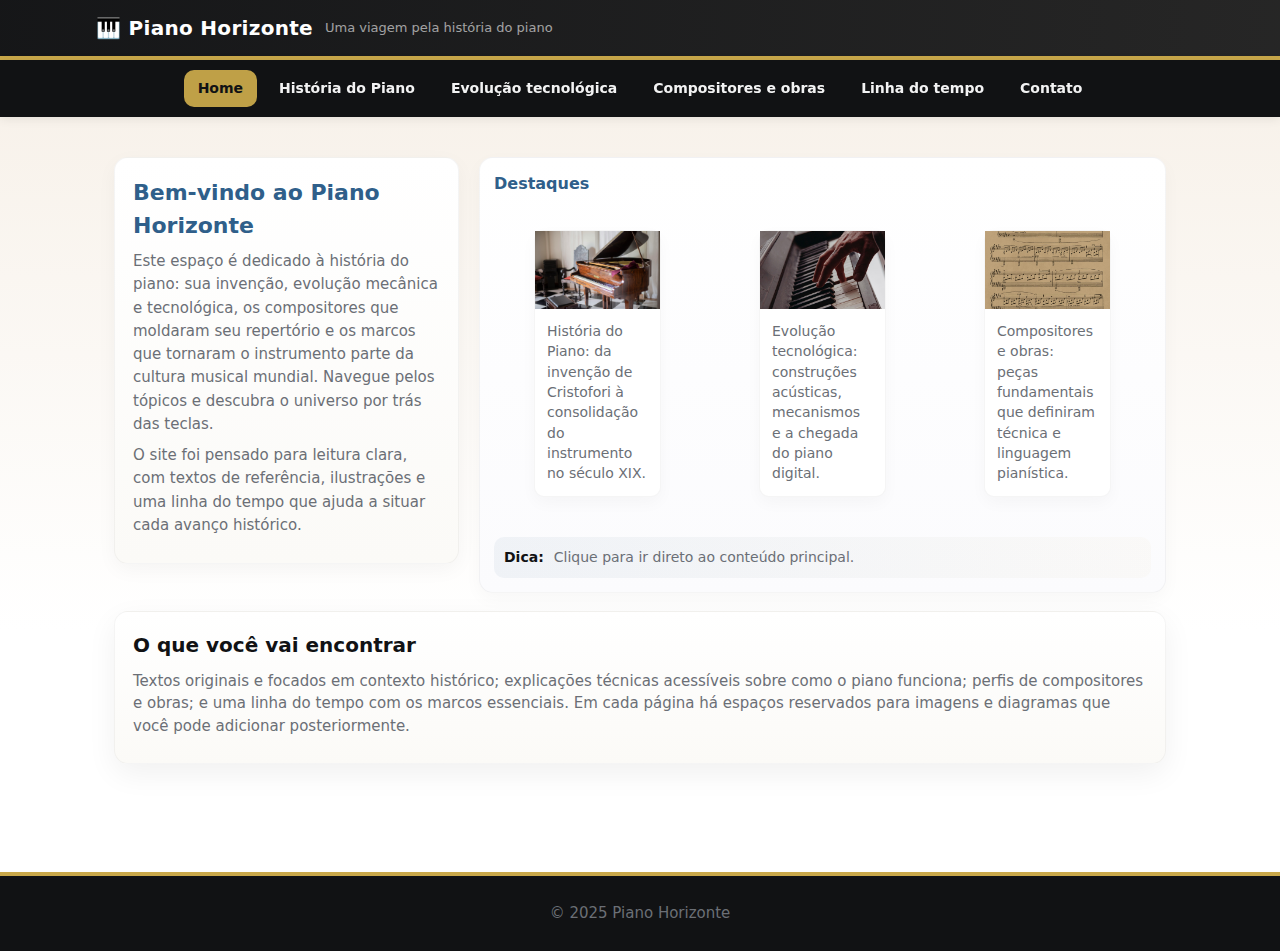
<file: index.html>
<!DOCTYPE html>
<html lang="pt-BR">
<head>
  <meta charset="utf-8" />
  <title>Piano Horizonte — Home</title>
  <meta name="viewport" content="width=device-width,initial-scale=1" />
  <meta name="description" content="Piano Horizonte: um blog dedicado à história do piano, sua evolução e legado." />
  <link rel="stylesheet" href="css/base.css" />
  <link rel="stylesheet" href="css/home.css" />
</head>
<body>
  <header>
    <div class="container">
      <div class="header-brand" aria-hidden="false">
        <h1>🎹 Piano Horizonte</h1>
        <p>Uma viagem pela história do piano</p>
      </div>
      <div class="header-actions" aria-hidden="true"></div>
    </div>
  </header>

  <nav>
    <a href="index.html" aria-current="page">Home</a>
    <a href="historia.html">História do Piano</a>
    <a href="tecnologia.html">Evolução tecnológica</a>
    <a href="compositores.html">Compositores e obras</a>
    <a href="timeline.html">Linha do tempo</a>
    <a href="contato.html">Contato</a>
  </nav>

  <main>
    <div class="container">
      <section class="hero">
        <div class="intro card">
          <h2>Bem-vindo ao Piano Horizonte</h2>
          <p>
            Este espaço é dedicado à história do piano: sua invenção, evolução mecânica e tecnológica,
            os compositores que moldaram seu repertório e os marcos que tornaram o instrumento parte
            da cultura musical mundial. Navegue pelos tópicos e descubra o universo por trás das teclas.
          </p>
          <p>
            O site foi pensado para leitura clara, com textos de referência, ilustrações e uma linha do tempo
            que ajuda a situar cada avanço histórico.
          </p>
        </div>

        <aside class="destaques card">
          <h3>Destaques</h3>

          <div class="grid-3">
            <figure class="destaque-item">
              <a href="historia.html" title="História do Piano">
                <img src="./img/piano1.jpg" alt="História do Piano (placeholder)">
                <figcaption>História do Piano: da invenção de Cristofori à consolidação do instrumento no século XIX.</figcaption>
              </a>
            </figure>

            <figure class="destaque-item">
              <a href="tecnologia.html" title="Evolução tecnológica">
                <img src="./img/piano3.jpg" alt="Evolução tecnológica (placeholder)">
                <figcaption>Evolução tecnológica: construções acústicas, mecanismos e a chegada do piano digital.</figcaption>
              </a>
            </figure>

            <figure class="destaque-item">
              <a href="compositores.html" title="Compositores e obras">
                <img src="./img/piano2.jpg" alt="Compositores e obras (placeholder)">
                <figcaption>Compositores e obras: peças fundamentais que definiram técnica e linguagem pianística.</figcaption>
              </a>
            </figure>
          </div>

          <div class="callout" role="note" aria-live="polite">
            <strong>Dica:</strong> Clique para ir direto ao conteúdo principal.
          </div>
        </aside>
      </section>

      <section class="card">
        <h2>O que você vai encontrar</h2>
        <p>
          Textos originais e focados em contexto histórico; explicações técnicas acessíveis sobre como o piano funciona;
          perfis de compositores e obras; e uma linha do tempo com os marcos essenciais. Em cada página há espaços reservados
          para imagens e diagramas que você pode adicionar posteriormente.
        </p>
      </section>
    </div>
  </main>

  <footer>
    <div class="container">
      <p>&copy; 2025 Piano Horizonte</p>
    </div>
  </footer>
</body>
</html>
</file>
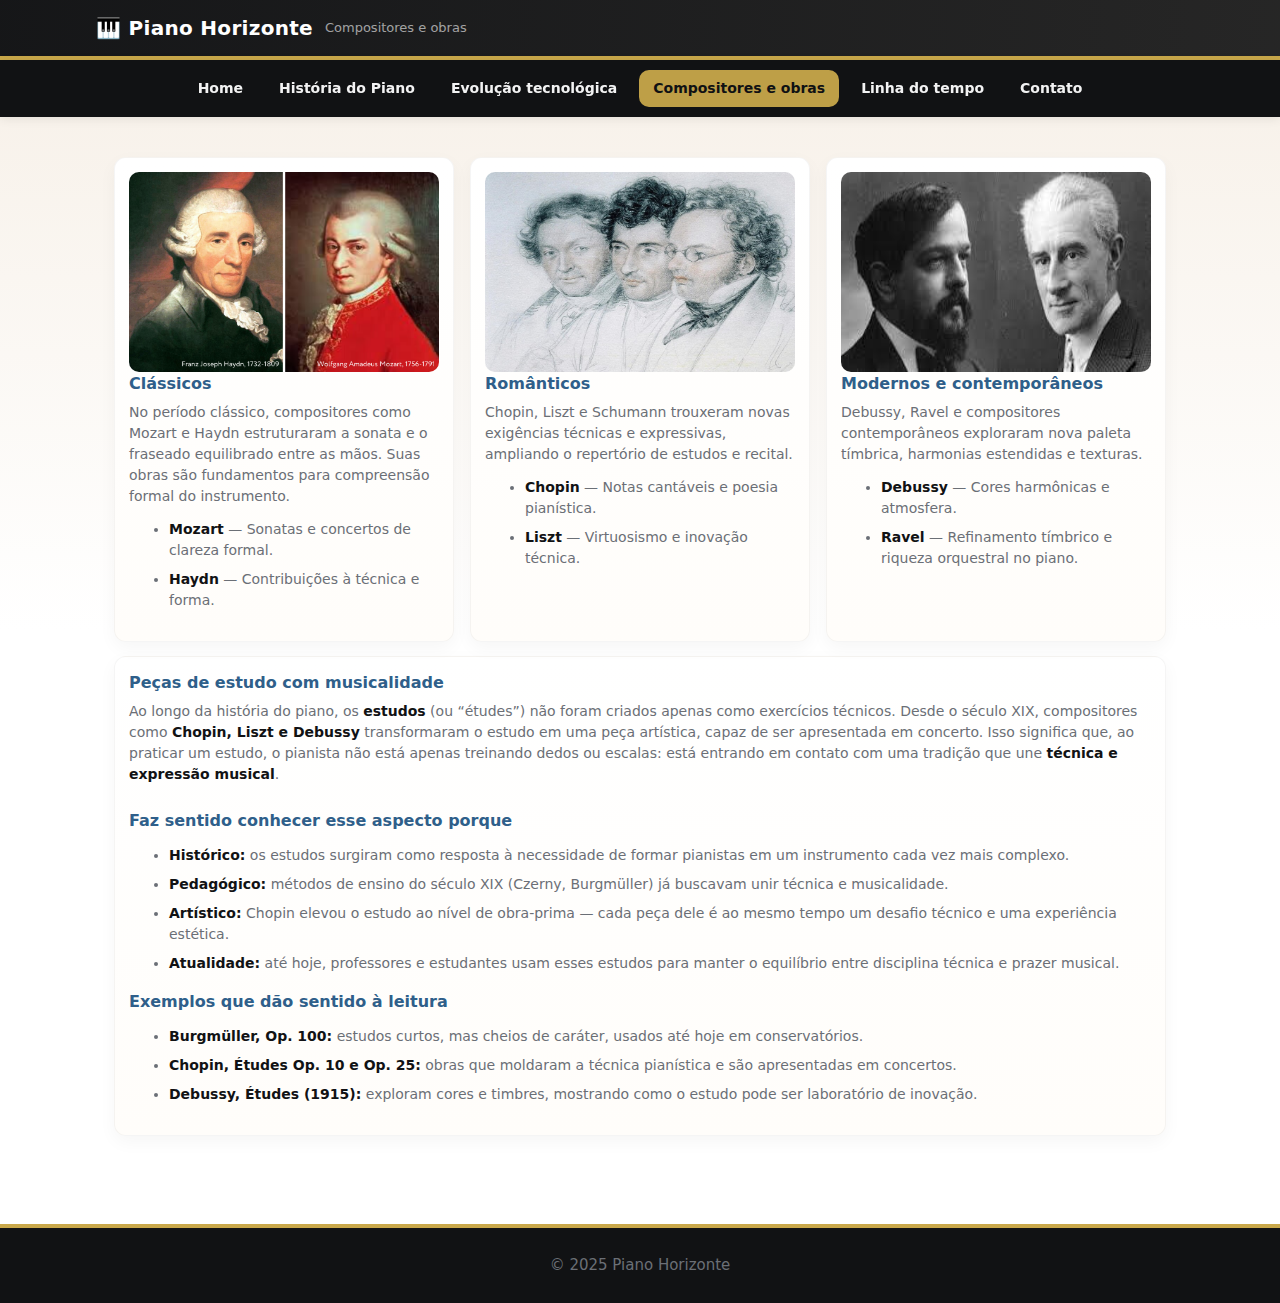
<file: compositores.html>
<!DOCTYPE html>
<html lang="pt-BR">
<head>
  <meta charset="utf-8" />
  <title>Piano Horizonte — Compositores e obras</title>
  <meta name="viewport" content="width=device-width,initial-scale=1" />
  <meta name="description" content="Obras que marcaram épocas e moldaram a linguagem pianística." />
  <link rel="stylesheet" href="css/base.css" />
  <link rel="stylesheet" href="css/compositores.css" />
</head>
<body>
  <header>
    <div class="container">
      <div class="header-brand">
        <h1>🎹 Piano Horizonte</h1>
        <p>Compositores e obras</p>
      </div>
    </div>
  </header>

  <nav>
    <a href="index.html">Home</a>
    <a href="historia.html">História do Piano</a>
    <a href="tecnologia.html">Evolução tecnológica</a>
    <a href="compositores.html" aria-current="page">Compositores e obras</a>
    <a href="timeline.html">Linha do tempo</a>
    <a href="contato.html">Contato</a>
  </nav>

  <main>
    <div class="container">
      <section class="grid-3">
        <article class="card-artist">
          <img class="portrait" src="./img/retrato1.png" alt="Haydn e Mozart">
          <h2>Clássicos</h2>
          <p>
            No período clássico, compositores como Mozart e Haydn estruturaram a sonata e o fraseado equilibrado entre as mãos.
            Suas obras são fundamentos para compreensão formal do instrumento.
          </p>
          <ul class="piece-list">
            <li><strong>Mozart</strong> — Sonatas e concertos de clareza formal.</li>
            <li><strong>Haydn</strong> — Contribuições à técnica e forma.</li>
          </ul>
        </article>

        <article class="card-artist">
          <img class="portrait" src="./img/retrato2.jpg" alt="Chopin, Liszt e Schumann">
          <h2>Românticos</h2>
          <p>
            Chopin, Liszt e Schumann trouxeram novas exigências técnicas e expressivas, ampliando o repertório de estudos e recital.
          </p>
          <ul class="piece-list">
            <li><strong>Chopin</strong> — Notas cantáveis e poesia pianística.</li>
            <li><strong>Liszt</strong> — Virtuosismo e inovação técnica.</li>
          </ul>
        </article>

        <article class="card-artist">
          <img class="portrait" src="./img/retrato3.jpg" alt="Debussy e Ravel">
          <h2>Modernos e contemporâneos</h2>
          <p>
            Debussy, Ravel e compositores contemporâneos exploraram nova paleta tímbrica, harmonias estendidas e texturas.
          </p>
          <ul class="piece-list">
            <li><strong>Debussy</strong> — Cores harmônicas e atmosfera.</li>
            <li><strong>Ravel</strong> — Refinamento tímbrico e riqueza orquestral no piano.</li>
          </ul>
        </article>
      </section>

      <section class="card-artist" style="margin-top:14px">
        <h2>Peças de estudo com musicalidade</h2>
        <p>
          Ao longo da história do piano, os <strong>estudos</strong> (ou “études”) não foram criados apenas como exercícios técnicos.
          Desde o século XIX, compositores como <strong>Chopin, Liszt e Debussy</strong> transformaram o estudo em uma peça artística,
          capaz de ser apresentada em concerto. Isso significa que, ao praticar um estudo, o pianista não está apenas treinando dedos
          ou escalas: está entrando em contato com uma tradição que une <strong>técnica e expressão musical</strong>.
        </p><br>

        <h2>Faz sentido conhecer esse aspecto porque</h2>
        <ul class="piece-list">
          <li><strong>Histórico:</strong> os estudos surgiram como resposta à necessidade de formar pianistas em um instrumento cada vez mais complexo.</li>
          <li><strong>Pedagógico:</strong> métodos de ensino do século XIX (Czerny, Burgmüller) já buscavam unir técnica e musicalidade.</li>
          <li><strong>Artístico:</strong> Chopin elevou o estudo ao nível de obra-prima — cada peça dele é ao mesmo tempo um desafio técnico e uma experiência estética.</li>
          <li><strong>Atualidade:</strong> até hoje, professores e estudantes usam esses estudos para manter o equilíbrio entre disciplina técnica e prazer musical.</li>
        </ul>

        <h2>Exemplos que dão sentido à leitura</h2>
        <ul class="piece-list">
          <li><strong>Burgmüller, Op. 100:</strong> estudos curtos, mas cheios de caráter, usados até hoje em conservatórios.</li>
          <li><strong>Chopin, Études Op. 10 e Op. 25:</strong> obras que moldaram a técnica pianística e são apresentadas em concertos.</li>
          <li><strong>Debussy, Études (1915):</strong> exploram cores e timbres, mostrando como o estudo pode ser laboratório de inovação.</li>
        </ul>
      </section>
    </div>
  </main>

  <footer>
    <div class="container">
      <p>&copy; 2025 Piano Horizonte</p>
    </div>
  </footer>
</body>
</html>
</file>
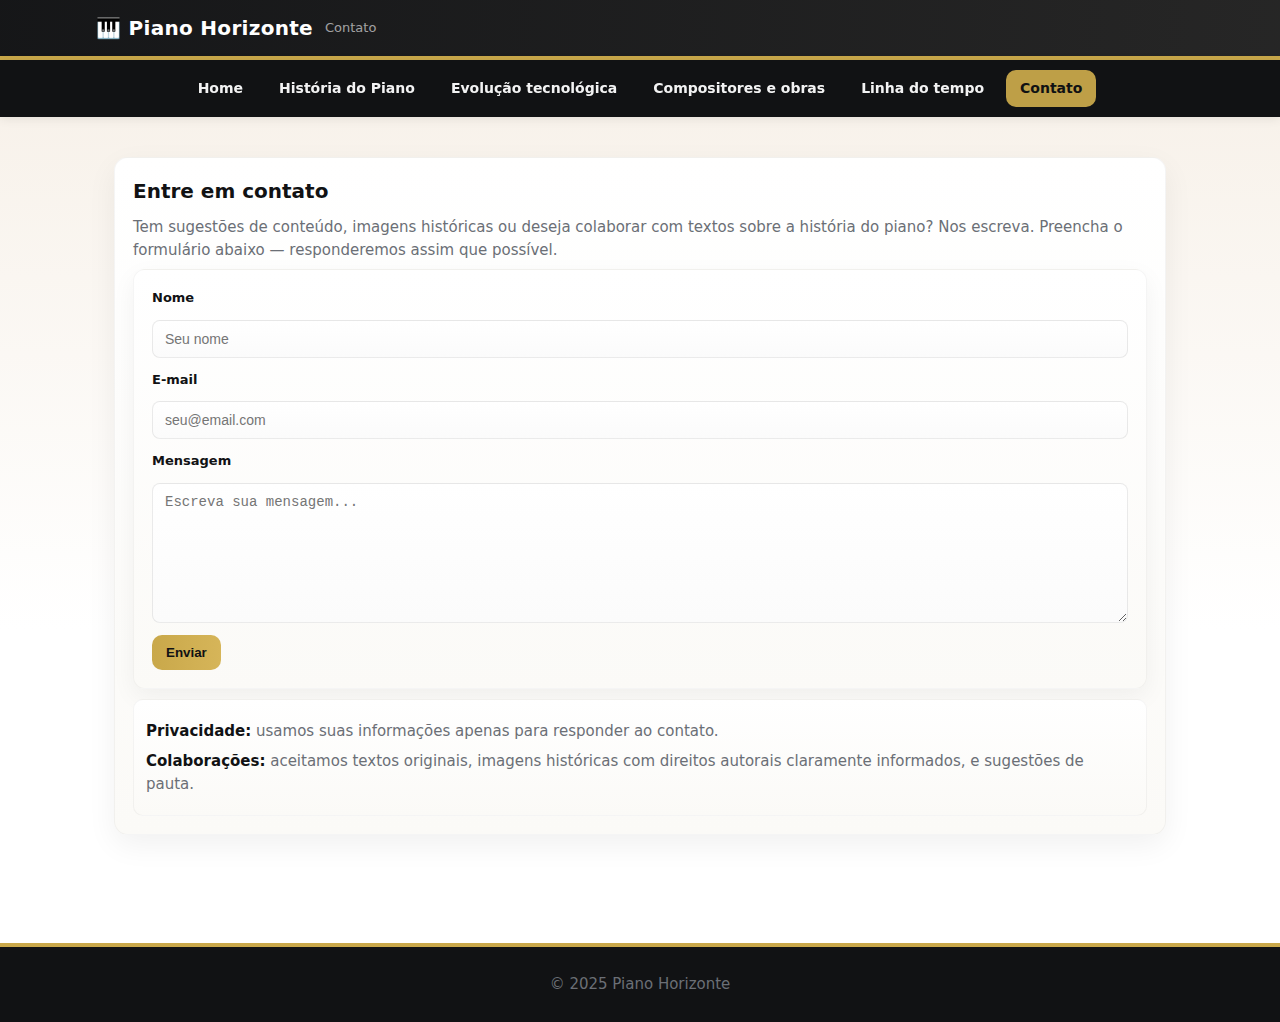
<file: contato.html>
<!DOCTYPE html>
<html lang="pt-BR">
<head>
  <meta charset="utf-8" />
  <title>Piano Horizonte — Contatos</title>
  <meta name="viewport" content="width=device-width,initial-scale=1" />
  <meta name="description" content="Fale com o Piano Horizonte: sugestões, colaborações e ideias." />
  <link rel="stylesheet" href="css/base.css" />
  <link rel="stylesheet" href="css/contato.css" />
</head>
<body>
  <header>
    <div class="container">
      <div class="header-brand">
        <h1>🎹 Piano Horizonte</h1>
        <p>Contato</p>
      </div>
    </div>
  </header>

  <nav>
    <a href="index.html">Home</a>
    <a href="historia.html">História do Piano</a>
    <a href="tecnologia.html">Evolução tecnológica</a>
    <a href="compositores.html">Compositores e obras</a>
    <a href="timeline.html">Linha do tempo</a>
    <a href="contato.html" aria-current="page">Contato</a>
  </nav>

  <main>
    <div class="container">
      <section class="card">
        <h2>Entre em contato</h2>
        <p>
          Tem sugestões de conteúdo, imagens históricas ou deseja colaborar com textos sobre a história do piano? Nos escreva.
          Preencha o formulário abaixo — responderemos assim que possível.
        </p>

        <form action="#" method="post" novalidate>
          <label for="nome">Nome</label>
          <input id="nome" name="nome" type="text" placeholder="Seu nome" required />

          <label for="email">E-mail</label>
          <input id="email" name="email" type="email" placeholder="seu@email.com" required />

          <label for="mensagem">Mensagem</label>
          <textarea id="mensagem" name="mensagem" rows="6" placeholder="Escreva sua mensagem..." required></textarea>

          <button type="submit">Enviar</button>
        </form>

        <div class="info" aria-hidden="false">
          <!-- espaço para imagem/ícone de contato se desejar -->
          <p><strong>Privacidade:</strong> usamos suas informações apenas para responder ao contato.</p>
          <p><strong>Colaborações:</strong> aceitamos textos originais, imagens históricas com direitos autorais claramente informados, e sugestões de pauta.</p>
        </div>
      </section>
    </div>
  </main>

  <footer>
    <div class="container">
      <p>&copy; 2025 Piano Horizonte</p>
    </div>
  </footer>
</body>
</html>
</file>
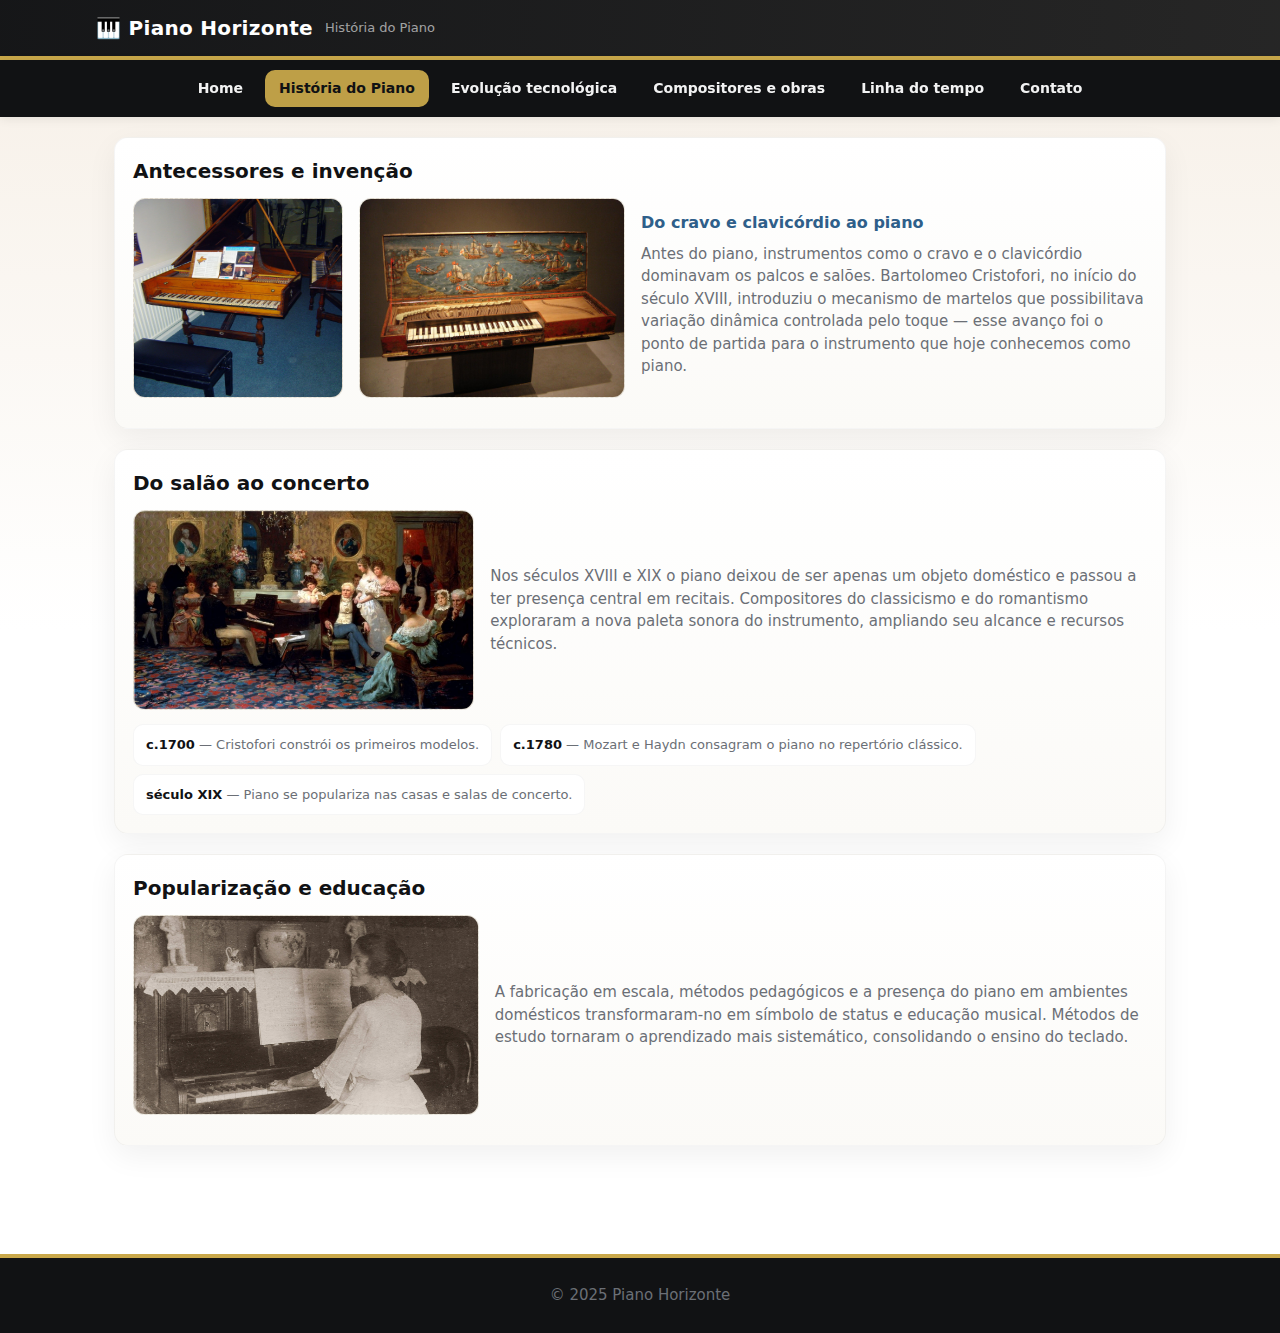
<file: historia.html>
<!DOCTYPE html>
<html lang="pt-BR">
<head>
  <meta charset="utf-8" />
  <title>Piano Horizonte — História do Piano</title>
  <meta name="viewport" content="width=device-width,initial-scale=1" />
  <meta name="description" content="Origem do piano, seus antecessores e a consolidação do instrumento." />
  <link rel="stylesheet" href="css/base.css" />
  <link rel="stylesheet" href="css/historia.css" />
</head>
<body>
  <header>
    <div class="container">
      <div class="header-brand">
        <h1>🎹 Piano Horizonte</h1>
        <p>História do Piano</p>
      </div>
    </div>
  </header>

  <nav>
    <a href="index.html">Home</a>
    <a href="historia.html" aria-current="page">História do Piano</a>
    <a href="tecnologia.html">Evolução tecnológica</a>
    <a href="compositores.html">Compositores e obras</a>
    <a href="timeline.html">Linha do tempo</a>
    <a href="contato.html">Contato</a>
  </nav>

  <main>
    <div class="container">
      <section class="block card">
        <h2>Antecessores e invenção</h2>
        <div class="figure">
          <img class="img-placeholder" src="./img/cravo.jpg" alt="Cravo">
          <img class="img-placeholder" src="./img/clavicordio.JPG" alt="Clavicórdio">
          <div>
            <h3>Do cravo e clavicórdio ao piano</h3>
            <p>
              Antes do piano, instrumentos como o cravo e o clavicórdio dominavam os palcos e salões. Bartolomeo Cristofori,
              no início do século XVIII, introduziu o mecanismo de martelos que possibilitava variação dinâmica controlada
              pelo toque — esse avanço foi o ponto de partida para o instrumento que hoje conhecemos como piano.
            </p>
          </div>
        </div>
      </section>

      <section class="block card">
        <h2>Do salão ao concerto</h2>
        <div class="figure">
          <img class="img-placeholder" src="./img/piano4.jpg" alt="Piano">
          <p>
            Nos séculos XVIII e XIX o piano deixou de ser apenas um objeto doméstico e passou a ter presença central em recitais.
            Compositores do classicismo e do romantismo exploraram a nova paleta sonora do instrumento, ampliando seu alcance e
            recursos técnicos.
          </p>
        </div>
        <div class="timeline-compact" aria-hidden="false">
          <div class="item"><strong>c.1700</strong> — Cristofori constrói os primeiros modelos.</div>
          <div class="item"><strong>c.1780</strong> — Mozart e Haydn consagram o piano no repertório clássico.</div>
          <div class="item"><strong>século XIX</strong> — Piano se populariza nas casas e salas de concerto.</div>
        </div>
      </section>

      <section class="block card">
        <h2>Popularização e educação</h2>
        <div class="figure">
          <img class="img-placeholder" src="./img/piano5.jpeg" alt="Piano">
          <p>
            A fabricação em escala, métodos pedagógicos e a presença do piano em ambientes domésticos transformaram-no em símbolo
            de status e educação musical. Métodos de estudo tornaram o aprendizado mais sistemático, consolidando o ensino do teclado.
          </p>
      </div>
      </section>
    </div>
  </main>

  <footer>
    <div class="container">
      <p>&copy; 2025 Piano Horizonte</p>
    </div>
  </footer>
</body>
</html>
</file>
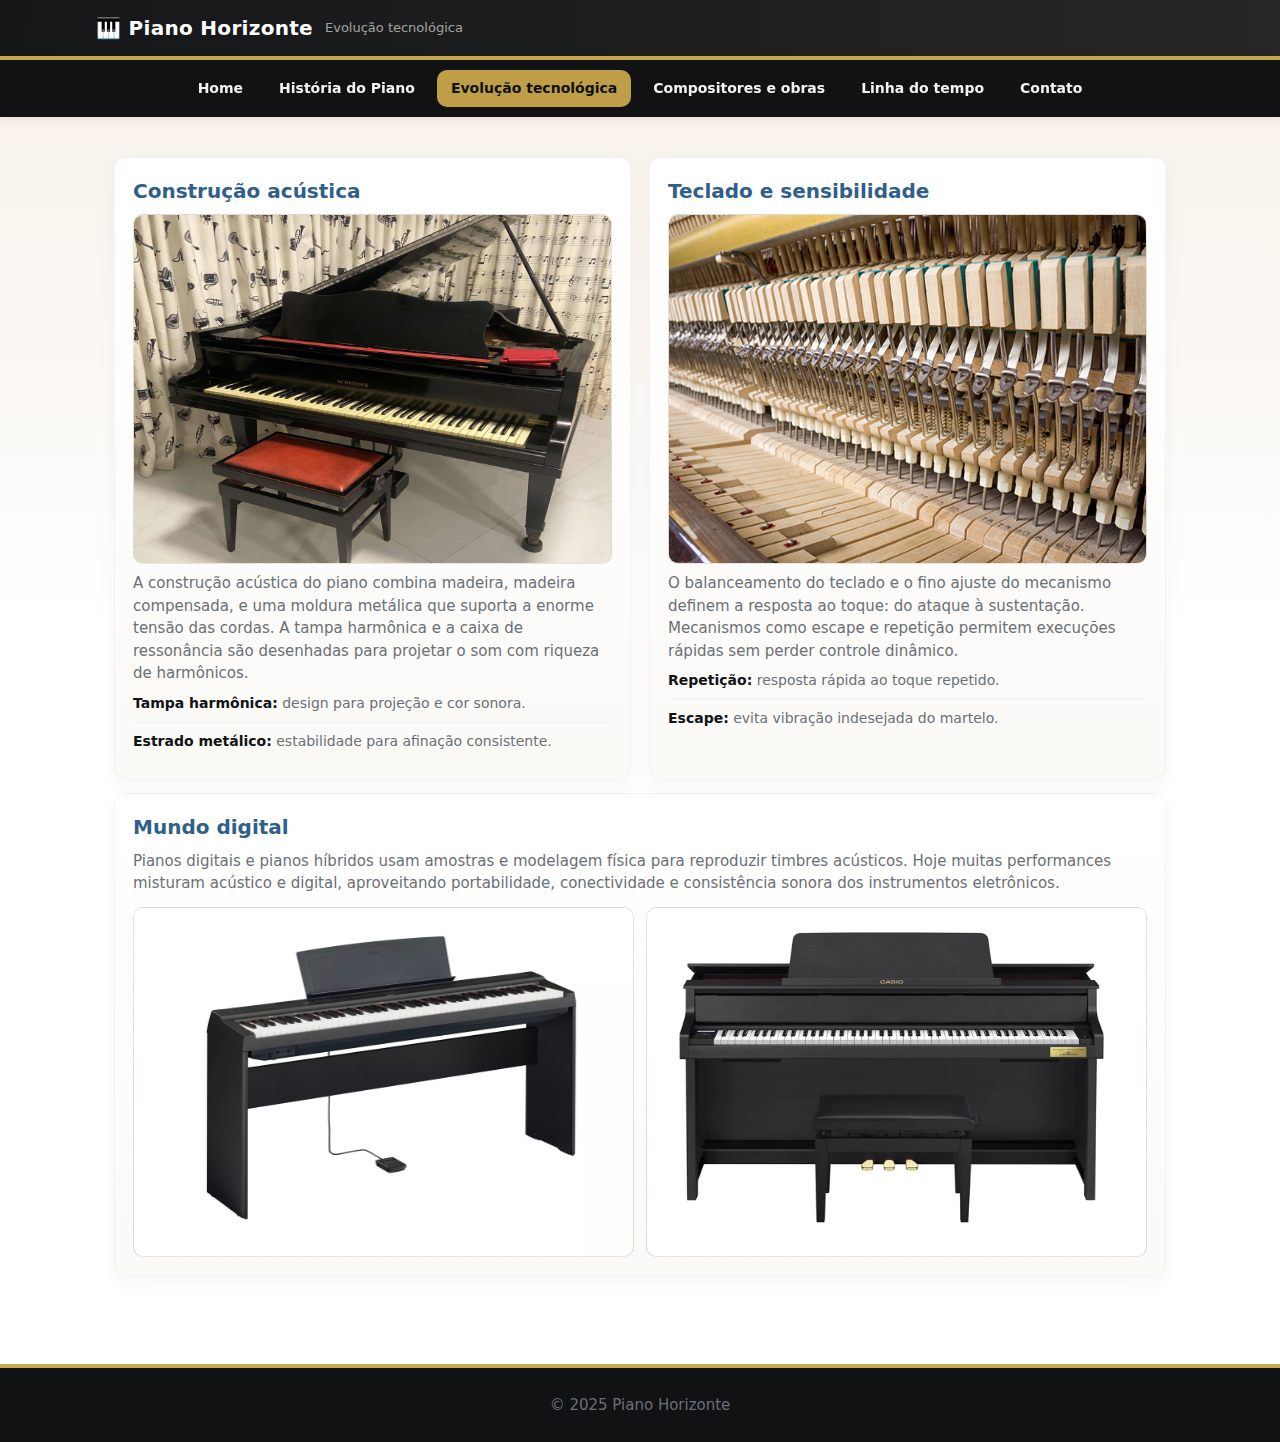
<file: tecnologia.html>
<!DOCTYPE html>
<html lang="pt-BR">
<head>
  <meta charset="utf-8" />
  <title>Piano Horizonte — Evolução tecnológica</title>
  <meta name="viewport" content="width=device-width,initial-scale=1" />
  <meta name="description" content="Do piano de cauda ao digital: materiais, mecânica e modelagem de som." />
  <link rel="stylesheet" href="css/base.css" />
  <link rel="stylesheet" href="css/tecnologia.css" />
</head>
<body>
  <header>
    <div class="container">
      <div class="header-brand">
        <h1>🎹 Piano Horizonte</h1>
        <p>Evolução tecnológica</p>
      </div>
    </div>
  </header>

  <nav>
    <a href="index.html">Home</a>
    <a href="historia.html">História do Piano</a>
    <a href="tecnologia.html" aria-current="page">Evolução tecnológica</a>
    <a href="compositores.html">Compositores e obras</a>
    <a href="timeline.html">Linha do tempo</a>
    <a href="contato.html">Contato</a>
  </nav>

  <main>
    <div class="container">
      <section class="lane">
        <article class="card-tech">
          <h2>Construção acústica</h2>
          <!-- espaço para imagem: piano de cauda -->
           <img class="img-placeholder" src="./img/piano6.png" alt="Piano">
          <p>
            A construção acústica do piano combina madeira, madeira compensada, e uma moldura metálica que suporta a enorme tensão das cordas.
            A tampa harmônica e a caixa de ressonância são desenhadas para projetar o som com riqueza de harmônicos.
          </p>
          <ul class="tech-list">
            <li><strong>Tampa harmônica:</strong> design para projeção e cor sonora.</li>
            <li><strong>Estrado metálico:</strong> estabilidade para afinação consistente.</li>
          </ul>
        </article>

        <article class="card-tech">
          <h2>Teclado e sensibilidade</h2>
          <!-- espaço para imagem: detalhe do teclado -->
           <img class="img-placeholder" src="./img/piano7.jpeg" alt="Martelos">
          <p>
            O balanceamento do teclado e o fino ajuste do mecanismo definem a resposta ao toque: do ataque à sustentação.
            Mecanismos como escape e repetição permitem execuções rápidas sem perder controle dinâmico.
          </p>
          <ul class="tech-list">
            <li><strong>Repetição:</strong> resposta rápida ao toque repetido.</li>
            <li><strong>Escape:</strong> evita vibração indesejada do martelo.</li>
          </ul>
        </article>
      </section>

      <section class="card-tech" style="margin-top:14px">
        <h2>Mundo digital</h2>
        <p>
          Pianos digitais e pianos híbridos usam amostras e modelagem física para reproduzir timbres acústicos. Hoje muitas performances
          misturam acústico e digital, aproveitando portabilidade, conectividade e consistência sonora dos instrumentos eletrônicos.
        </p>
        <div class="mechanism">
          <img class="img-placeholder" src="./img/piano8.png" alt="Piano Digital">
          <img class="img-placeholder" src="./img/piano9.png" alt="Piano Híbrido">
        </div>
      </section>
    </div>
  </main>

  <footer>
    <div class="container">
      <p>&copy; 2025 Piano Horizonte</p>
    </div>
  </footer>
</body>
</html>
</file>
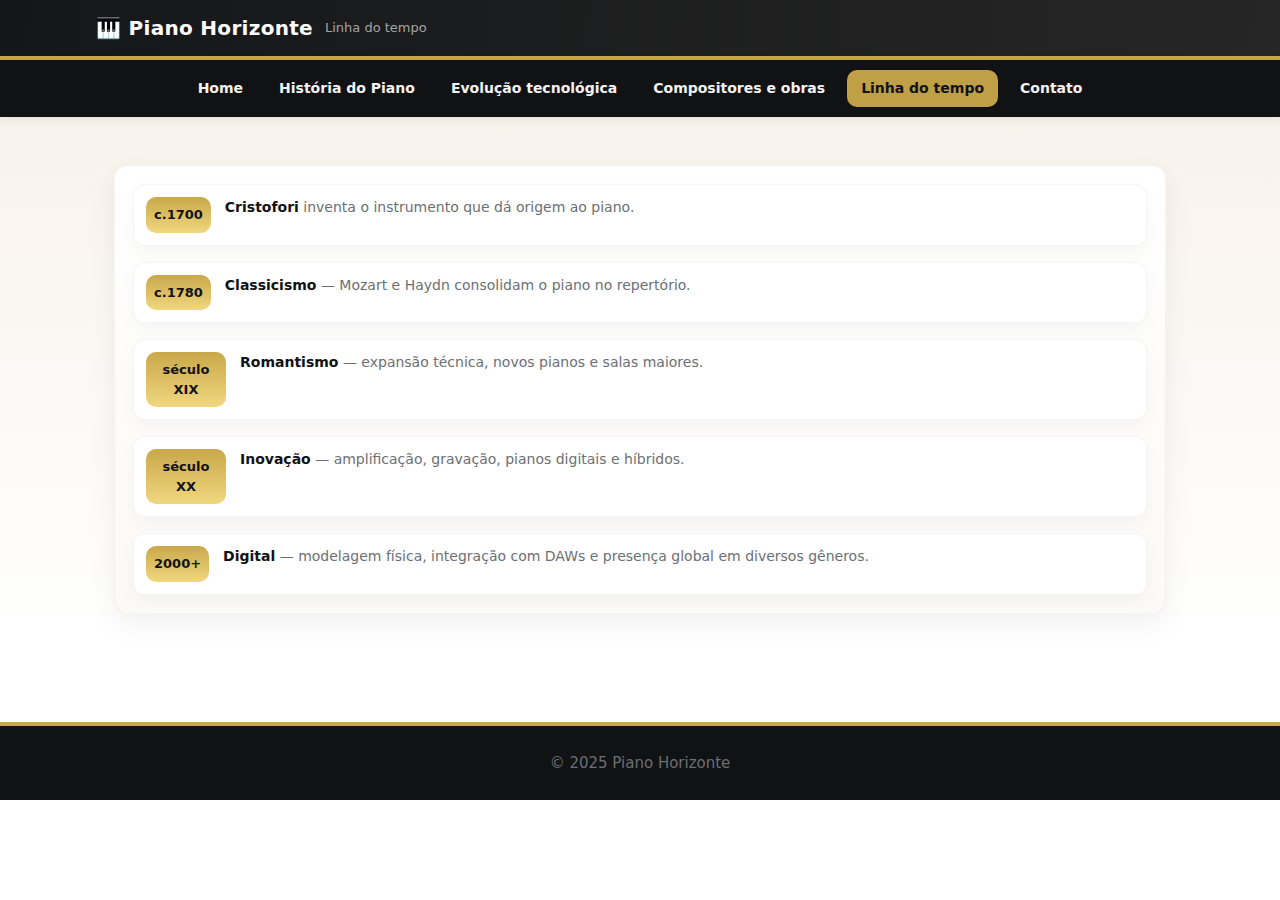
<file: timeline.html>
<!DOCTYPE html>
<html lang="pt-BR">
<head>
  <meta charset="utf-8" />
  <title>Piano Horizonte — Linha do tempo</title>
  <meta name="viewport" content="width=device-width,initial-scale=1" />
  <meta name="description" content="Marcos históricos do piano em uma linha do tempo visual e objetiva." />
  <link rel="stylesheet" href="css/base.css" />
  <link rel="stylesheet" href="css/timeline.css" />
</head>
<body>
  <header>
    <div class="container">
      <div class="header-brand">
        <h1>🎹 Piano Horizonte</h1>
        <p>Linha do tempo</p>
      </div>
    </div>
  </header>

  <nav>
    <a href="index.html">Home</a>
    <a href="historia.html">História do Piano</a>
    <a href="tecnologia.html">Evolução tecnológica</a>
    <a href="compositores.html">Compositores e obras</a>
    <a href="timeline.html" aria-current="page">Linha do tempo</a>
    <a href="contato.html">Contato</a>
  </nav>

  <main>
    <div class="container">
      <section class="timeline card">
        <div class="node">
          <div class="dot">c.1700</div>
          <div class="body"><strong>Cristofori</strong> inventa o instrumento que dá origem ao piano.</div>
        </div>

        <div class="node">
          <div class="dot">c.1780</div>
          <div class="body"><strong>Classicismo</strong> — Mozart e Haydn consolidam o piano no repertório.</div>
        </div>

        <div class="node">
          <div class="dot">século XIX</div>
          <div class="body"><strong>Romantismo</strong> — expansão técnica, novos pianos e salas maiores.</div>
        </div>

        <div class="node">
          <div class="dot">século XX</div>
          <div class="body"><strong>Inovação</strong> — amplificação, gravação, pianos digitais e híbridos.</div>
        </div>

        <div class="node">
          <div class="dot">2000+</div>
          <div class="body"><strong>Digital</strong> — modelagem física, integração com DAWs e presença global em diversos gêneros.</div>
        </div>
      </section>
    </div>
  </main>

  <footer>
    <div class="container">
      <p>&copy; 2025 Piano Horizonte</p>
    </div>
  </footer>
</body>
</html>
</file>
<file: css/base.css>
:root{
  --ivory:#f6efe6;
  --ink:#111214;
  --muted:#6b6f76;
  --gold:#c9a84a;
  --blue:#2f5f8a;
  --card:#ffffff;
  --glass: rgba(255,255,255,0.6);
  --radius:14px;
  --max-width:1100px;
  --content-padding:24px;
}

html, body {
  height: 100%;
  width: 100%;
  margin: 0;
  padding: 0;
  box-sizing: border-box;
}

a {
  text-decoration: none;
}

body {
  min-height: 100vh;                
  font-family: "Inter", system-ui, -apple-system, "Segoe UI", Roboto, "Helvetica Neue", Arial;
  color: var(--ink);
  text-decoration: none;
  line-height: 1.5;
  -webkit-font-smoothing: antialiased;

  background: linear-gradient(180deg, var(--ivory), #fff 70%) fixed center / cover no-repeat;
}

*, *::before, *::after { box-sizing: inherit; }
html { box-sizing: border-box; }

.container{
  max-width: var(--max-width);
  margin: 0 auto;
  padding: 0 var(--content-padding);
}

header{
  background:linear-gradient(90deg,rgba(17,18,20,0.98),rgba(34,34,34,0.98));
  color:#fff;
  padding:18px 0;
  border-bottom:4px solid var(--gold);
}
header .container{
  display:flex;
  align-items:center;
  justify-content:space-between;
  gap:16px;
  padding-left: 6px;
  padding-right: 6px;
}

.header-brand{
  display:flex;
  align-items:center;
  gap:12px;
}
.header-brand h1{
  margin:0;
  font-size:20px;
  line-height:1;
  letter-spacing:0.3px;
}
.header-brand p{
  margin:0;
  color:var(--glass);
  font-size:13px;
}

nav{
  background:var(--ink);
  display:flex;
  gap:8px;
  justify-content:center;
  padding:10px 12px;
  position:sticky;
  top:0;
  z-index:60;
  box-shadow:0 2px 10px rgba(0,0,0,0.08);
}
nav a{
  color:#fff;
  text-decoration:none;
  padding:8px 14px;
  border-radius:10px;
  font-weight:600;
  font-size:14px;
  opacity:0.95;
}
nav a:hover{background:var(--gold);color:var(--ink)}
nav a[aria-current="page"]{background:var(--gold);color:var(--ink)}

main{padding:28px 0 48px}
section.card{
  background:var(--card);
  border-radius:var(--radius);
  padding:18px;
  box-shadow:0 10px 30px rgba(20,20,20,0.06);
  border:1px solid rgba(18,18,18,0.04);
  margin-bottom:20px;
}

h1,h2,h3{margin:0}
h2{color:var(--ink);margin:0 0 10px;font-size:20px}
h3{color:var(--blue);margin:0 0 8px;font-size:16px}
p{margin:8px 0;color:var(--muted);font-size:15px}
strong{color:var(--ink)}

footer{
  background:var(--ink);
  color:#fff;
  text-align:center;
  padding:18px 12px;
  border-top:4px solid var(--gold);
  margin-top:28px;
  font-size:14px;
  width:100%;
  box-sizing:border-box;
}

.grid-3{display:grid;grid-template-columns:repeat(3,1fr);gap:18px}
.grid-2{display:grid;grid-template-columns:repeat(2,1fr);gap:18px}
@media (max-width:980px){.grid-3{grid-template-columns:1fr}.grid-2{grid-template-columns:1fr}}

.img-placeholder{
  width:100%;
  height:160px;
  border-radius:10px;
  background:linear-gradient(180deg,#f2efe6,#e8e2d6);
  border:1px dashed rgba(0,0,0,0.06);
  display:flex;align-items:center;justify-content:center;color:var(--muted);
  font-weight:600;
}

.card, .info, section.card, .card-artist, .card-tech {
  background: linear-gradient(180deg,#fff,#fbfaf7);
  border: 1px solid rgba(0,0,0,0.04);
}

a:focus,button:focus,input:focus,textarea:focus{outline:3px solid rgba(201,168,74,0.18);outline-offset:2px}

main > .container{padding-top:12px;padding-bottom:12px}
</file>
<file: css/home.css>
.hero{
  display: grid;
  grid-template-columns: 1.6fr 1fr;
  gap: 20px;
  align-items: start;
  width: 100%;
  box-sizing: border-box;
  margin-bottom: 18px;
}
@media (max-width: 980px){
  .hero{ grid-template-columns: 1fr; }
}

.hero .intro{
  padding: 18px;
  border-radius: var(--radius);
  background: linear-gradient(180deg,#fff,#fbfaf7);
  box-shadow: 0 6px 20px rgba(0,0,0,0.04);
}
.hero .intro h2{
  font-size: 22px;
  color: var(--blue);
  margin: 0 0 8px;
}
.hero .intro p{
  color: var(--muted);
  margin: 8px 0;
  font-size: 15px;
  line-height: 1.55;
}

.hero .destaques{
  padding: 14px;
  border-radius: var(--radius);
  background: linear-gradient(180deg,#ffffff,#fbfbfd);
  display: flex;
  flex-direction: column;
  gap: 12px;
  min-height: 1px; /* evita colapso em alguns navegadores */
  box-shadow: 0 6px 18px rgba(0,0,0,0.03);
}

.hero .destaques h3{
  margin: 0 0 6px;
  font-size: 16px;
  color: var(--blue);
}

.grid-3{
  display: grid;
  grid-template-columns: repeat(3, 1fr);
  /*gap: 18px;*/
  align-items: start;
  width: 100%;
  box-sizing: border-box;
}
@media (max-width: 980px){
  .grid-3{ grid-template-columns: 1fr; }
}

.destaque-item{
  display: flex;
  flex-direction: column;
  min-height: 260px;
  background: #fff;
  border-radius: 10px;
  border: 1px solid rgba(0,0,0,0.04);
  box-shadow: 0 6px 16px rgba(0,0,0,0.03);
}

.destaque-item img{
  display: block;
  min-width: 125px;
  width: 100%;
  height: auto;
  object-fit: cover;
  object-position: center;
  aspect-ratio: 16 / 10;
  max-height: 320px;
}

.destaque-item figcaption{
  padding: 12px;
  font-size: 14px;
  color: var(--muted);
  line-height: 1.45;
  flex: 0 0 auto;
}

.callout{
  display: flex;
  gap: 10px;
  align-items: center;
  margin-top: 12px;
  padding: 10px;
  border-radius: 10px;
  background: linear-gradient(90deg, rgba(47,95,138,0.06), rgba(201,168,74,0.03));
  font-size: 14px;
  color: var(--muted);
}
.callout strong{ color: var(--ink); }

.img-placeholder{
  width: 100%;
  height: 160px;
  border-radius: 10px;
  background: linear-gradient(180deg,#f2efe6,#e8e2d6);
  border: 1px dashed rgba(0,0,0,0.06);
  display: flex;
  align-items: center;
  justify-content: center;
  color: var(--muted);
  font-weight: 600;
}

@media (max-width: 640px){
  .destaque-item{ min-height: 180px; }
  .destaque-item img{ aspect-ratio: 16 / 9; max-height: 220px; }
}

.destaque-item a:focus{
  outline: 3px solid rgba(201,168,74,0.18);
  outline-offset: 4px;
}

main > .container{ padding-top: 12px; padding-bottom: 12px; }
</file>
<file: css/compositores.css>
.grid-3{display:grid;grid-template-columns:repeat(3,1fr);gap:16px}
@media (max-width:980px){.grid-3{grid-template-columns:1fr}}

.card-artist{
  padding:14px;border-radius:12px;
  background:linear-gradient(180deg,#fff,#fffdfa);
  box-shadow:0 6px 18px rgba(0,0,0,0.04);
  text-align:left;
}
.card-artist h2{margin:0 0 6px;color:var(--blue);font-size:16px}
.card-artist p{color:var(--muted);font-size:14px;margin:0}

.piece-list{margin-top:12px}
.piece-list li{margin:8px 0;color:var(--muted);font-size:14px}
.piece-list strong{color:var(--ink)}

.portrait{
  height:200px;border-radius:10px;
  width: 100%;
  background:linear-gradient(180deg,#f3efe3,#e9e2d3);
  display:flex;
  align-items:center;
  justify-content:center;
  color:var(--muted);font-weight:700;
}
</file>
<file: css/contato.css>
form{
  display:flex;
  flex-direction:column;
  gap:12px;
  padding:18px;
  border-radius:12px;
  background:linear-gradient(180deg,#fff,#fbfaf7);
  box-shadow:0 8px 24px rgba(0,0,0,0.05);
  border:1px solid rgba(0,0,0,0.04);
}
label{font-weight:700;color:var(--ink);font-size:13px}
input,textarea{
  border:1px solid rgba(0,0,0,0.08);
  padding:10px 12px;border-radius:8px;font-size:14px;color:var(--ink);
  background:linear-gradient(180deg,#fff,#fbfbfb)
}
textarea{min-height:140px;resize:vertical}
button{
  background:linear-gradient(90deg,var(--gold),#d6b559);
  color:var(--ink);border:none;padding:10px 14px;border-radius:10px;font-weight:800;cursor:pointer;
  align-self:flex-start;
}
button:hover{filter:brightness(.97);transform:translateY(-1px);transition:all .12s ease}
.info{
  font-size:13px;color:var(--muted);margin-top:10px;
  background:linear-gradient(180deg,#fff,#fbfaf7);
  padding:12px;border-radius:10px;border:1px solid rgba(0,0,0,0.04);
}

main > .container{padding-top:12px}

@media (max-width:480px){form{padding:14px}button{width:100%}}
</file>
<file: css/historia.css>
main{padding-top:8px}
.block{
  padding:22px;border-radius:var(--radius);
  background:linear-gradient(180deg,#fff,#fbfaf7);
  box-shadow:0 8px 28px rgba(0,0,0,0.05);
}
.block + .block{margin-top:14px}

.figure{
  display:flex;
  gap:16px;
  align-items:center;
  margin:12px 0;
  background:transparent;
}
.figure .img-placeholder{
  width:100%;
  height:200px;
  border-radius:12px;
}

.timeline-compact{
  margin-top:14px;
  display:flex;gap:8px;flex-wrap:wrap;
}
.timeline-compact .item{
  background:#fff;padding:10px 12px;border-radius:10px;border:1px solid rgba(18,18,18,0.04);
  font-size:13px;color:var(--muted);
}
</file>
<file: css/tecnologia.css>
.lane{
  display:grid;
  grid-template-columns:1fr 1fr;
  gap:18px;
  margin-bottom:14px;
}
@media (max-width:840px){.lane{grid-template-columns:1fr}}

.card-tech{
  padding:18px;border-radius:12px;
  box-shadow:0 8px 20px rgba(0,0,0,0.04);
}
.card-tech h2{color:var(--blue);margin-bottom:8px}
.tech-list{list-style:none;padding:0;margin:8px 0 0}
.tech-list li{
  padding:8px 0;border-top:1px solid rgba(0,0,0,0.04);
  color:var(--muted);font-size:14px;
}
.tech-list li:first-child{border-top:0;padding-top:0}

.mechanism{
  display:grid;
  grid-template-columns:1fr 1fr;
  gap:12px;
  margin-top:12px;
}
.img-placeholder{
  min-height:350px
}
@media (max-width:640px){.mechanism{grid-template-columns:1fr}}
</file>
<file: css/timeline.css>
.timeline{
  display:flex;flex-direction:column;gap:16px;padding-left:8px;margin-top:8px;
}
.node{
  display:flex;gap:14px;align-items:flex-start;
  background:#fff;padding:12px;border-radius:12px;
  box-shadow:0 6px 18px rgba(0,0,0,0.04);
  border:1px solid rgba(0,0,0,0.04);
}
.node .dot{
  min-width:56px;max-width:80px;
  background:linear-gradient(180deg,var(--gold),#f0d77f);
  color:var(--ink);font-weight:700;border-radius:10px;padding:8px;text-align:center;font-size:13px;
}
.node .body{color:var(--muted);font-size:14px}
.node .body strong{color:var(--ink)}

@media (max-width:640px){
  .node{flex-direction:column;align-items:stretch}
  .node .dot{width:100%;text-align:left}
}
</file>
